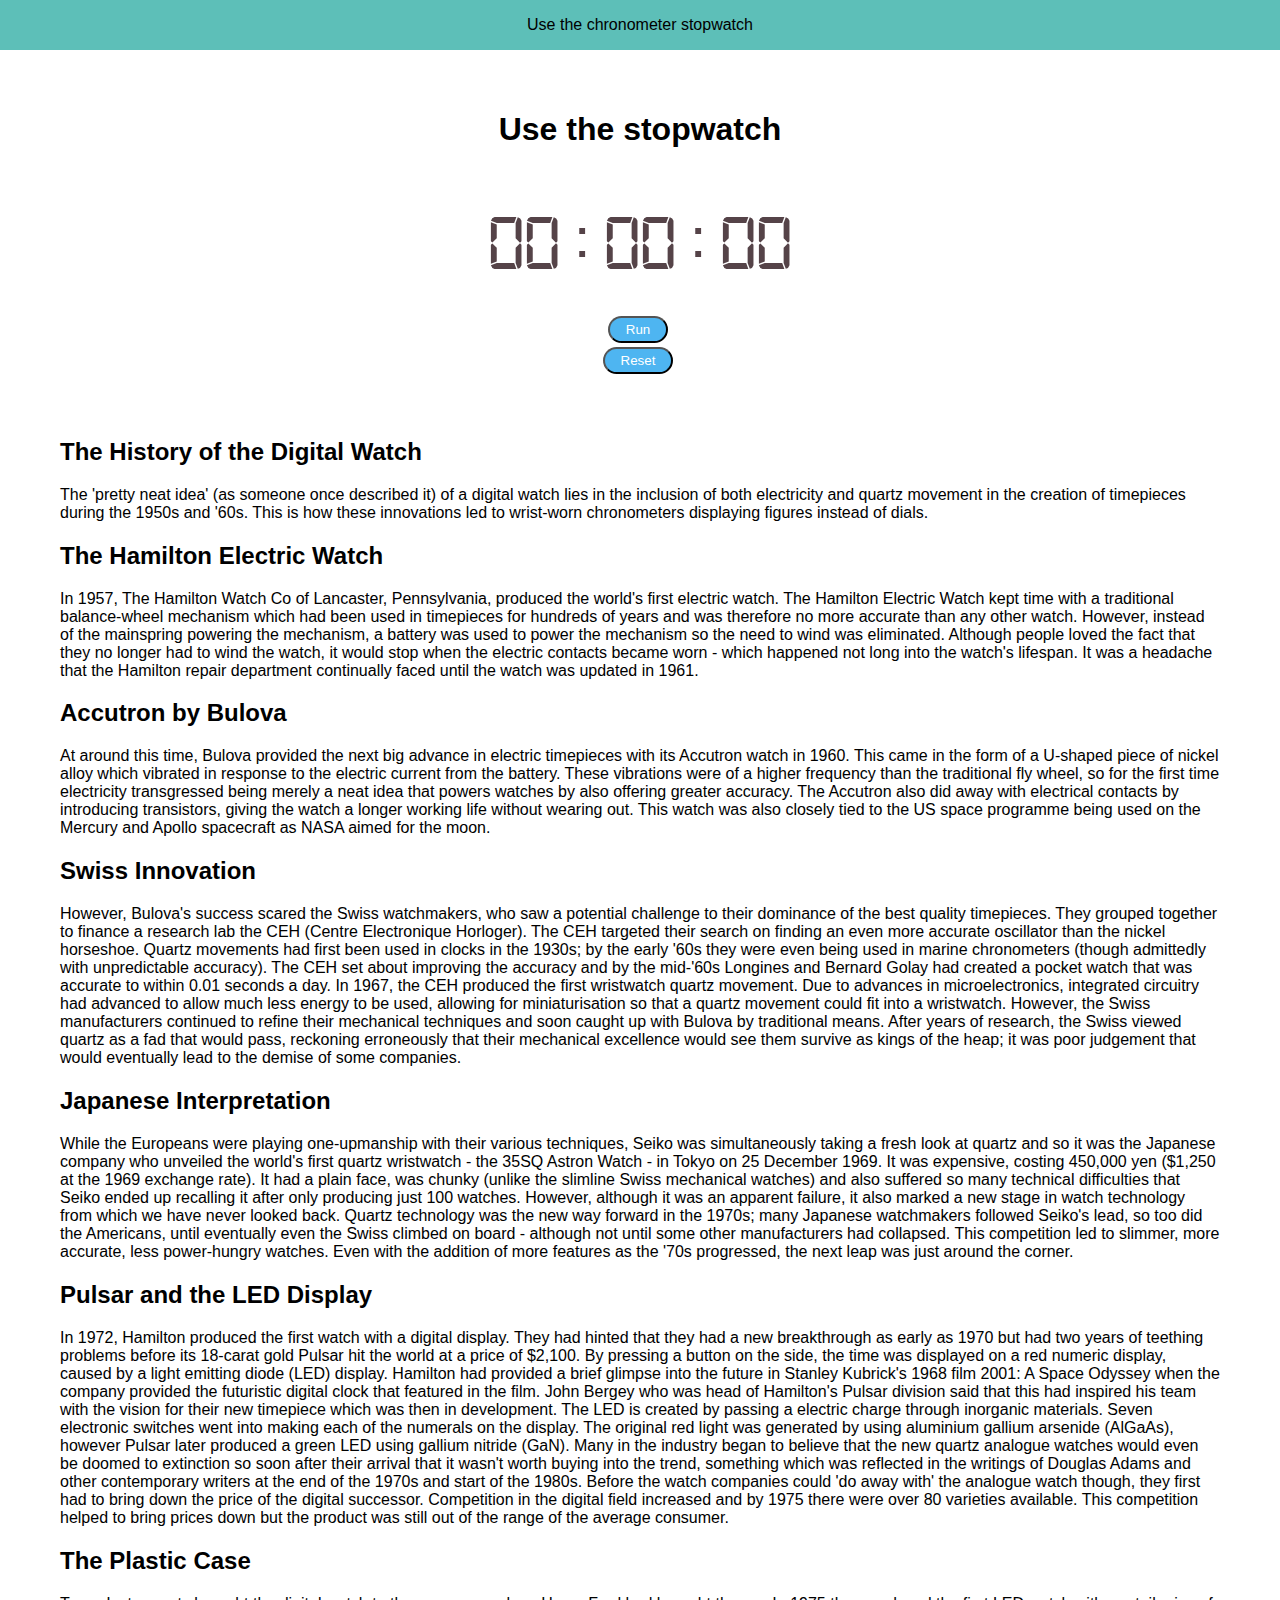
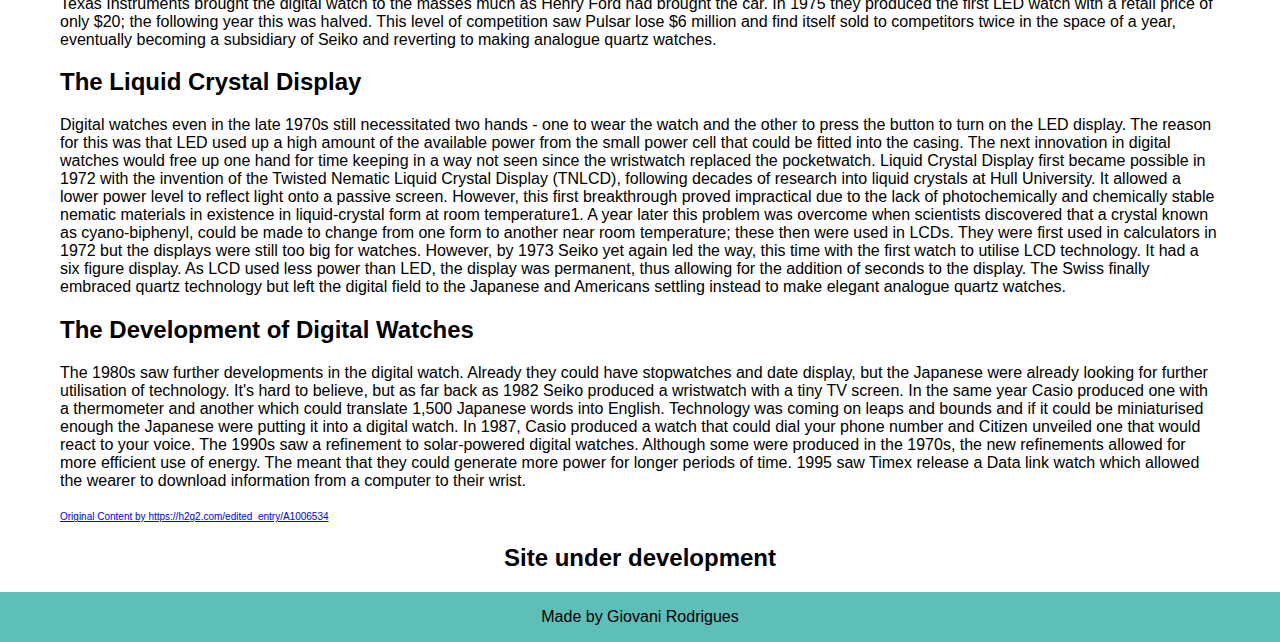
<file: index.html>
<!DOCTYPE html>
<html lang="en">
<head>
        <!-- Global site tag (gtag.js) - Google Analytics -->
    <script async src="https://www.googletagmanager.com/gtag/js?id=UA-161441935-1"></script>
    <script>
    window.dataLayer = window.dataLayer || [];
    function gtag(){dataLayer.push(arguments);}
    gtag('js', new Date());

    gtag('config', 'UA-161441935-1');
    </script>

    <meta charset="UTF-8">
    <meta name="viewport" content="width=device-width, initial-scale=1.0">
    <meta name="description" content="A simple stopwatch chronometer for javascript students!">
    <meta http-equiv="X-UA-Compatible" content="ie=edge">

    <script data-ad-client="ca-pub-1112968756893411" async src="https://pagead2.googlesyndication.com/pagead/js/adsbygoogle.js"></script>
    
    <!-- Google Tag Manager -->
    <script type="text/html">(function(w,d,s,l,i){w[l]=w[l]||[];w[l].push({'gtm.start':
        new Date().getTime(),event:'gtm.js'});var f=d.getElementsByTagName(s)[0],
        j=d.createElement(s),dl=l!='dataLayer'?'&l='+l:'';j.async=true;j.src=
        'https://www.googletagmanager.com/gtm.js?id='+i+dl;f.parentNode.insertBefore(j,f);
        })(window,document,'script','dataLayer','GTM-N5KZ5NK');
    </script>
        <!-- End Google Tag Manager -->

    <meta name="author" content="Giovani Rodrigues" >
    <meta name="robots" content="index,follow" >
    <meta name="keywords" content="stopwatch, chronometer, stopwatch online, timer, timer watch, countdown, flash countdown, simple stopwatch">

    <!-- Facebook apresentation --> 
    <meta name='og:title' content="www.stopwatch-on.com" >
    <meta name='og:site_name' content="StopWatch On" >
    <meta name='og:type' content="website" >


    <link rel="stylesheet" href="style.css">
    <title>The stopwatch chronometer</title>
</head>
<body class="main-content" >

    <header id="header-content" >
        <div id="header-logo" >
            <p>Use the chronometer stopwatch</p>
        </div>
    </header>
    
    <!-- Google Tag Manager (noscript) -->
    <noscript><iframe src="https://www.googletagmanager.com/ns.html?id=GTM-N5KZ5NK"
        height="0" width="0" style="display:none;visibility:hidden"></iframe>
    </noscript>
        <!-- End Google Tag Manager (noscript) -->

    
    <main id="stopwatch-content" >
        
        <h1>Use the stopwatch</h1>
        <div id="stopwatch" >
            <table >
                <tr>
                    <td id="minute">00</td>
                    <td id="separator" >:</td>
                    <td id="second">00</td>
                    <td id="separator">:</td>
                    <td id="centesimal">00</td>
                </tr>
            </table>
        </div>
            
        <button id="run" onclick="setActive()" type="submit">Run</button>
        <button id="reset" onclick="reset()" type="submit">Reset</button>
    </main>

    <article>
        <h2>The History of the Digital Watch</h2>
        <p>The 'pretty neat idea' (as someone once described it) of a digital watch lies in the inclusion of both electricity and quartz movement in the creation of timepieces during the 1950s and '60s. This is how these innovations led to wrist-worn chronometers displaying figures instead of dials.</p>

        <section>
            <h2>The Hamilton Electric Watch</h2>
            <p>In 1957, The Hamilton Watch Co of Lancaster, Pennsylvania, produced the world's first electric watch. The Hamilton Electric Watch kept time with a traditional balance-wheel mechanism which had been used in timepieces for hundreds of years and was therefore no more accurate than any other watch. However, instead of the mainspring powering the mechanism, a battery was used to power the mechanism so the need to wind was eliminated.

                Although people loved the fact that they no longer had to wind the watch, it would stop when the electric contacts became worn - which happened not long into the watch's lifespan. It was a headache that the Hamilton repair department continually faced until the watch was updated in 1961.</p>
        </section>

        <section>
            <h2>Accutron by Bulova</h2>
            <p>At around this time, Bulova provided the next big advance in electric timepieces with its Accutron watch in 1960. This came in the form of a U-shaped piece of nickel alloy which vibrated in response to the electric current from the battery. These vibrations were of a higher frequency than the traditional fly wheel, so for the first time electricity transgressed being merely a neat idea that powers watches by also offering greater accuracy. The Accutron also did away with electrical contacts by introducing transistors, giving the watch a longer working life without wearing out. This watch was also closely tied to the US space programme being used on the Mercury and Apollo spacecraft as NASA aimed for the moon.</p>
        </section>

        <section>
            <h2>Swiss Innovation</h2>
            <p>However, Bulova's success scared the Swiss watchmakers, who saw a potential challenge to their dominance of the best quality timepieces. They grouped together to finance a research lab the CEH (Centre Electronique Horloger). The CEH targeted their search on finding an even more accurate oscillator than the nickel horseshoe.

                Quartz movements had first been used in clocks in the 1930s; by the early '60s they were even being used in marine chronometers (though admittedly with unpredictable accuracy). The CEH set about improving the accuracy and by the mid-'60s Longines and Bernard Golay had created a pocket watch that was accurate to within 0.01 seconds a day.
                
                In 1967, the CEH produced the first wristwatch quartz movement. Due to advances in microelectronics, integrated circuitry had advanced to allow much less energy to be used, allowing for miniaturisation so that a quartz movement could fit into a wristwatch. However, the Swiss manufacturers continued to refine their mechanical techniques and soon caught up with Bulova by traditional means. After years of research, the Swiss viewed quartz as a fad that would pass, reckoning erroneously that their mechanical excellence would see them survive as kings of the heap; it was poor judgement that would eventually lead to the demise of some companies.</p>
        </section>

        <section>
            <h2>Japanese Interpretation</h2>
            <p>While the Europeans were playing one-upmanship with their various techniques, Seiko was simultaneously taking a fresh look at quartz and so it was the Japanese company who unveiled the world's first quartz wristwatch - the 35SQ Astron Watch - in Tokyo on 25 December 1969. It was expensive, costing 450,000 yen ($1,250 at the 1969 exchange rate). It had a plain face, was chunky (unlike the slimline Swiss mechanical watches) and also suffered so many technical difficulties that Seiko ended up recalling it after only producing just 100 watches.

                However, although it was an apparent failure, it also marked a new stage in watch technology from which we have never looked back. Quartz technology was the new way forward in the 1970s; many Japanese watchmakers followed Seiko's lead, so too did the Americans, until eventually even the Swiss climbed on board - although not until some other manufacturers had collapsed. This competition led to slimmer, more accurate, less power-hungry watches. Even with the addition of more features as the '70s progressed, the next leap was just around the corner.</p>
        </section>

        <section>
            <h2>Pulsar and the LED Display</h2>
            <p>In 1972, Hamilton produced the first watch with a digital display. They had hinted that they had a new breakthrough as early as 1970 but had two years of teething problems before its 18-carat gold Pulsar hit the world at a price of $2,100. By pressing a button on the side, the time was displayed on a red numeric display, caused by a light emitting diode (LED) display. Hamilton had provided a brief glimpse into the future in Stanley Kubrick's 1968 film 2001: A Space Odyssey when the company provided the futuristic digital clock that featured in the film. John Bergey who was head of Hamilton's Pulsar division said that this had inspired his team with the vision for their new timepiece which was then in development.

                The LED is created by passing a electric charge through inorganic materials. Seven electronic switches went into making each of the numerals on the display. The original red light was generated by using aluminium gallium arsenide (AlGaAs), however Pulsar later produced a green LED using gallium nitride (GaN).
                
                Many in the industry began to believe that the new quartz analogue watches would even be doomed to extinction so soon after their arrival that it wasn't worth buying into the trend, something which was reflected in the writings of Douglas Adams and other contemporary writers at the end of the 1970s and start of the 1980s.
                
                Before the watch companies could 'do away with' the analogue watch though, they first had to bring down the price of the digital successor. Competition in the digital field increased and by 1975 there were over 80 varieties available. This competition helped to bring prices down but the product was still out of the range of the average consumer.</p>
        </section>

        <section>
            <h2>The Plastic Case</h2>
            <p>Texas Instruments brought the digital watch to the masses much as Henry Ford had brought the car. In 1975 they produced the first LED watch with a retail price of only $20; the following year this was halved. This level of competition saw Pulsar lose $6 million and find itself sold to competitors twice in the space of a year, eventually becoming a subsidiary of Seiko and reverting to making analogue quartz watches.</p>
        </section>

        <section>
            <h2>The Liquid Crystal Display</h2>
            <p>Digital watches even in the late 1970s still necessitated two hands - one to wear the watch and the other to press the button to turn on the LED display. The reason for this was that LED used up a high amount of the available power from the small power cell that could be fitted into the casing. The next innovation in digital watches would free up one hand for time keeping in a way not seen since the wristwatch replaced the pocketwatch.

                Liquid Crystal Display first became possible in 1972 with the invention of the Twisted Nematic Liquid Crystal Display (TNLCD), following decades of research into liquid crystals at Hull University. It allowed a lower power level to reflect light onto a passive screen. However, this first breakthrough proved impractical due to the lack of photochemically and chemically stable nematic materials in existence in liquid-crystal form at room temperature1. A year later this problem was overcome when scientists discovered that a crystal known as cyano-biphenyl, could be made to change from one form to another near room temperature; these then were used in LCDs. They were first used in calculators in 1972 but the displays were still too big for watches.
                
                However, by 1973 Seiko yet again led the way, this time with the first watch to utilise LCD technology. It had a six figure display. As LCD used less power than LED, the display was permanent, thus allowing for the addition of seconds to the display.
                
                The Swiss finally embraced quartz technology but left the digital field to the Japanese and Americans settling instead to make elegant analogue quartz watches.</p>
        </section>

        <section>
            <h2>The Development of Digital Watches</h2>
            <p>The 1980s saw further developments in the digital watch. Already they could have stopwatches and date display, but the Japanese were already looking for further utilisation of technology.

                It's hard to believe, but as far back as 1982 Seiko produced a wristwatch with a tiny TV screen. In the same year Casio produced one with a thermometer and another which could translate 1,500 Japanese words into English. Technology was coming on leaps and bounds and if it could be miniaturised enough the Japanese were putting it into a digital watch. In 1987, Casio produced a watch that could dial your phone number and Citizen unveiled one that would react to your voice.
                
                The 1990s saw a refinement to solar-powered digital watches. Although some were produced in the 1970s, the new refinements allowed for more efficient use of energy. The meant that they could generate more power for longer periods of time. 1995 saw Timex release a Data link watch which allowed the wearer to download information from a computer to their wrist.</p>
        </section>

        <a href="https://h2g2.com/edited_entry/A1006534">Original Content by https://h2g2.com/edited_entry/A1006534 </a>


    </article>

    <h2>Site under development</h2>

    <footer id="footer-content">
        <div id="footer-container" >
            <p>Made by Giovani Rodrigues</p>
        </div>
    </footer>
    <script src="chronometer.js"></script>
</body>
</html>
</file>
<file: style.css>
@font-face {
    font-family: stopwatch;
    src: url(fonts/digital-7\ \(mono\).ttf);
}

.main-content {
    display: flex;
    flex-direction: column;
    justify-content: center;
    align-items: center;
    margin: 0px;
    padding: 0px;
    font-family: sans-serif;
}

#header-content, #footer-content {
    display: flex;
    width: 400vh;
    justify-content: center;
    background-color: #5dbfb8;
}

#stopwatch-content {
    display: flex;
    flex-direction: column;
    justify-content: center;
    align-items: center;
    margin: 20px;
    padding: 20px;
    border-color: darkslategray;
}

#stopwatch {
    display: inline-block;
    text-align: center;
    border-radius: 8px;
    margin: 20px;
    padding: 10px;
}

#run, #reset {
    display:inline-block;
    padding:0.3em 1.2em;
    margin:0 0.3em 0.3em 0;
    border-radius:2em;
    box-sizing: border-box;
    text-decoration:none;
    font-family:'Roboto',sans-serif;
    font-weight:300;
    color:#FFFFFF;
    background-color:#4eb5f1;
    text-align:center;
    transition: all 0.2s;
}

a.button3:hover{
    background-color:#4095c6;
}

#minute, #second, #centesimal, #separator {
    font-family: stopwatch;
    font-size: 80px;
    color: #554348;
}

p, h2 {
    margin-left: 60px;
    margin-right: 60px;
}

a {
    margin-left: 60px;
    margin-right: 60px;
    font-size: 10px;
}
</file>
